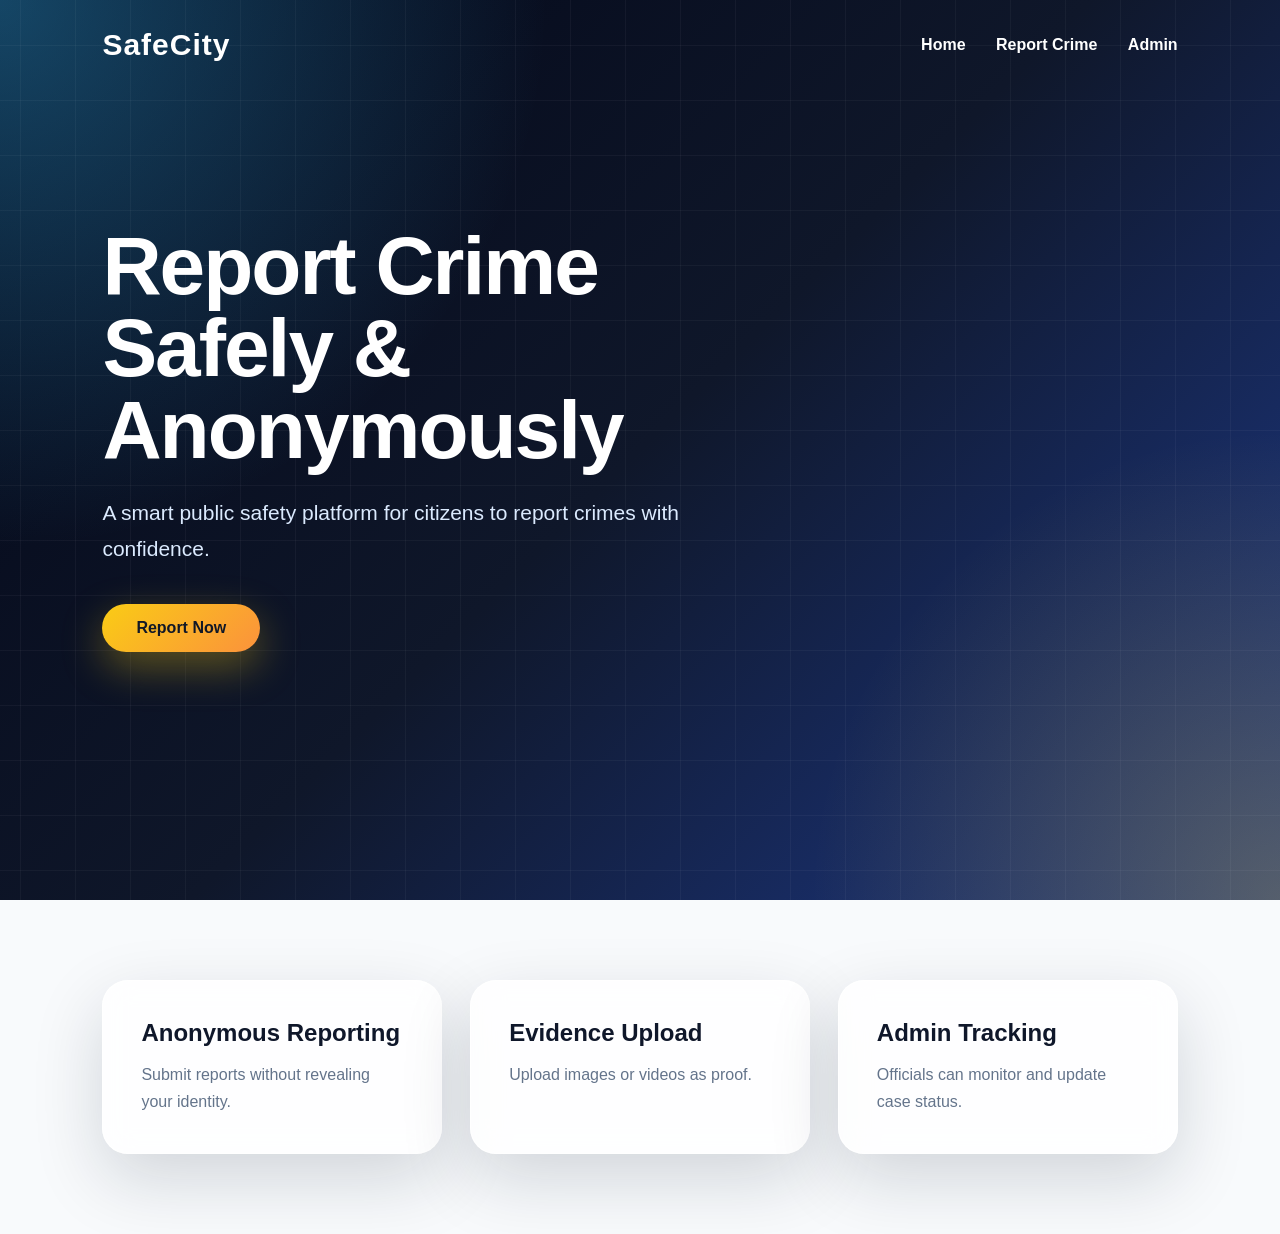
<file: templates/index.html>
<!DOCTYPE html>
<html lang="en">
<head>
  <meta charset="UTF-8">
  <title>SafeCity Crime Reporter</title>
  <link rel="stylesheet" href="/static/style.css">
</head>
<body>

<header class="hero">
  <nav>
    <h2>SafeCity</h2>
    <div>
      <a href="/">Home</a>
      <a href="/report">Report Crime</a>
      <a href="/admin-login">Admin</a>
    </div>
  </nav>

  <div class="hero-content">
    <h1>Report Crime Safely & Anonymously</h1>
    <p>A smart public safety platform for citizens to report crimes with confidence.</p>
    <a href="/report" class="btn">Report Now</a>
  </div>
</header>

<section class="features">
  <div class="card">
    <h3>Anonymous Reporting</h3>
    <p>Submit reports without revealing your identity.</p>
  </div>

  <div class="card">
    <h3>Evidence Upload</h3>
    <p>Upload images or videos as proof.</p>
  </div>

  <div class="card">
    <h3>Admin Tracking</h3>
    <p>Officials can monitor and update case status.</p>
  </div>
</section>

</body>
</html>
</file>
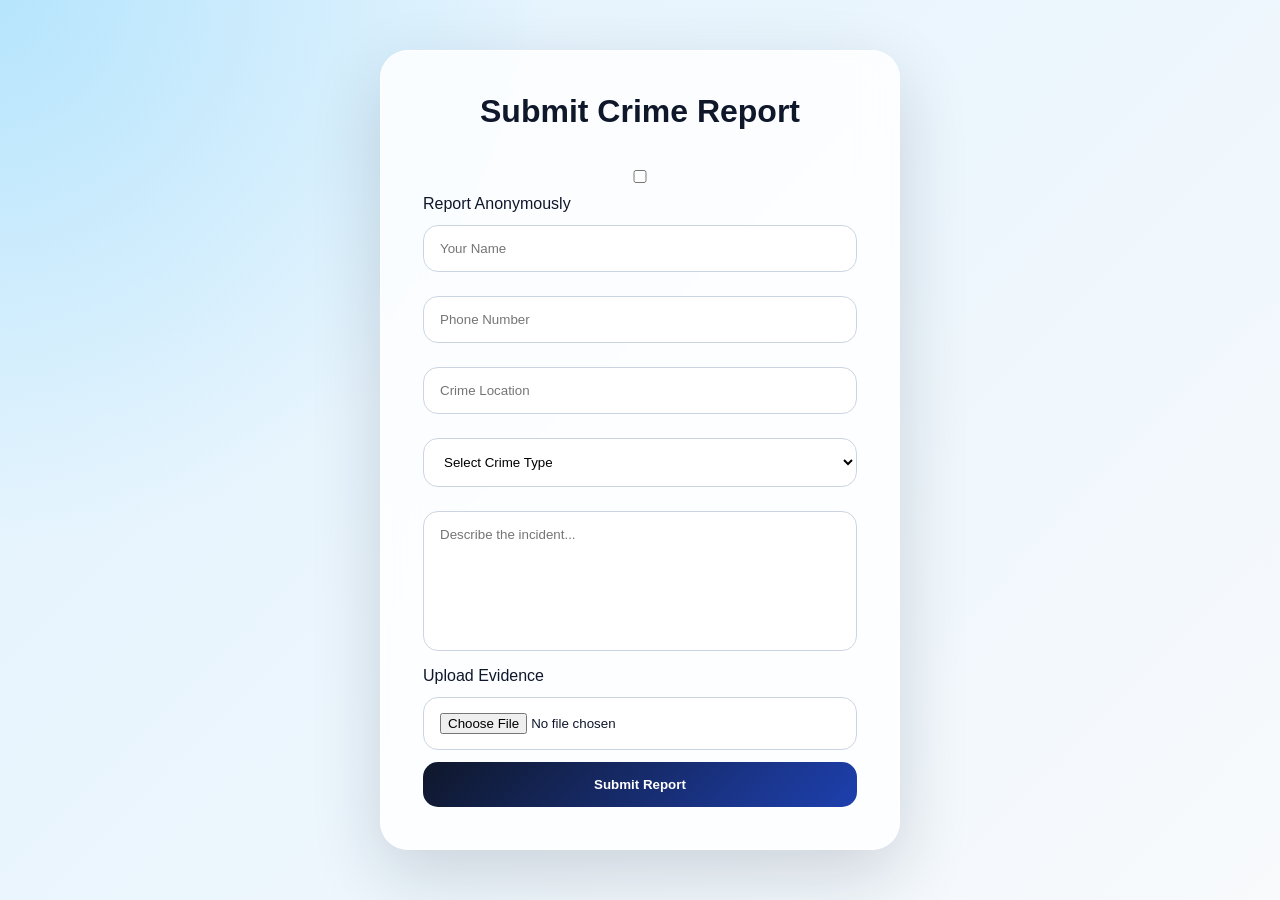
<file: templates/report.html>
<!DOCTYPE html>
<html lang="en">
<head>
  <meta charset="UTF-8">
  <title>Report Crime</title>
  <link rel="stylesheet" href="/static/style.css">
</head>
<body>

<div class="form-page">
  <div class="form-box">
    <h2>Submit Crime Report</h2>

    <form method="POST" enctype="multipart/form-data">

      <label>
        <input type="checkbox" name="anonymous" id="anonymousCheck">
        Report Anonymously
      </label>

      <div id="personalDetails">
        <input type="text" name="name" placeholder="Your Name">
        <input type="text" name="phone" placeholder="Phone Number">
      </div>

      <input type="text" name="location" placeholder="Crime Location" required>

      <select name="crime_type" required>
        <option value="">Select Crime Type</option>
        <option>Theft</option>
        <option>Harassment</option>
        <option>Cyber Crime</option>
        <option>Violence</option>
        <option>Drug Activity</option>
        <option>Suspicious Activity</option>
        <option>Other</option>
      </select>

      <textarea name="description" placeholder="Describe the incident..." required></textarea>

      <label>Upload Evidence</label>
      <input type="file" name="evidence">

      <button type="submit">Submit Report</button>
    </form>
  </div>
</div>

<script src="/static/script.js"></script>
</body>
</html>
</file>
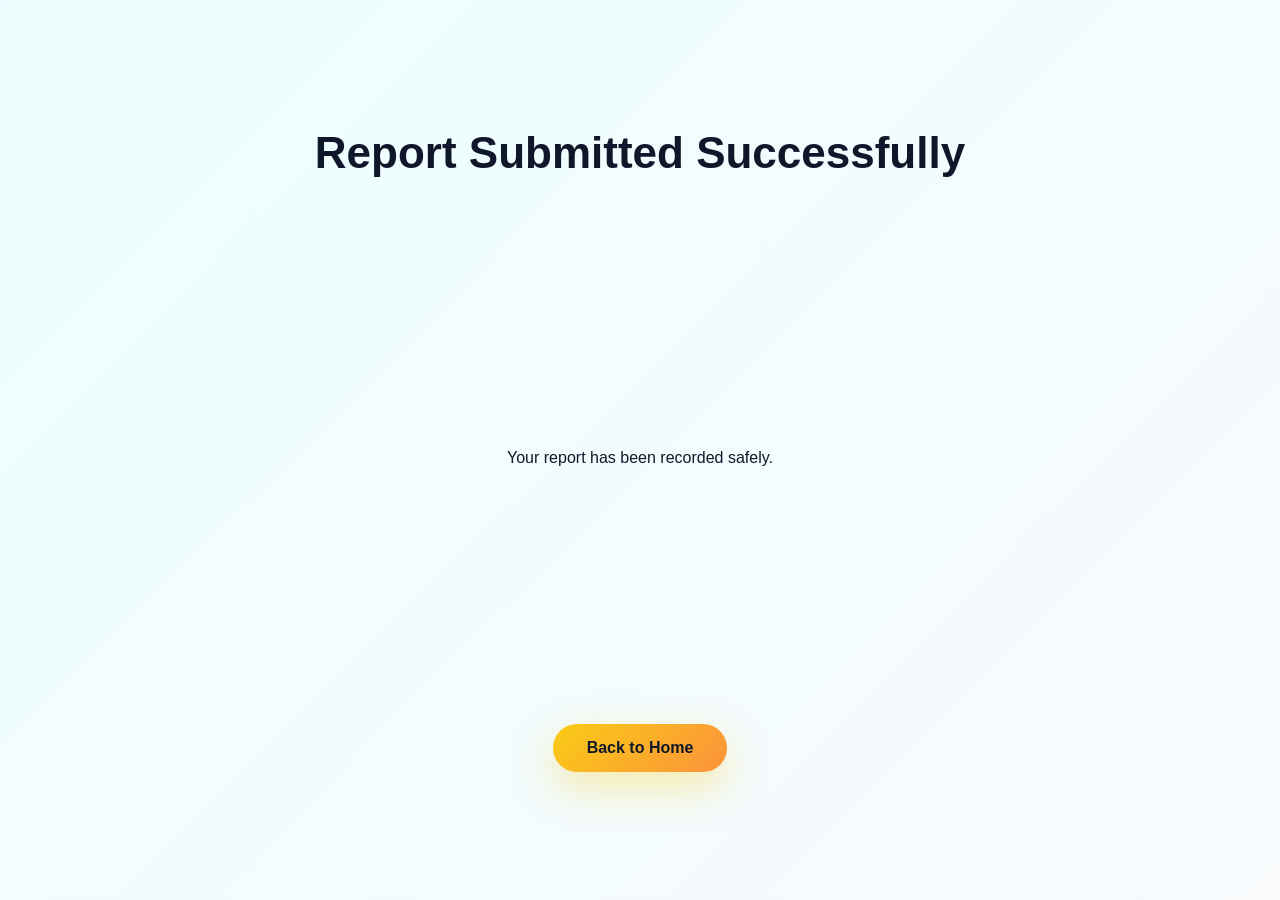
<file: templates/success.html>
<!DOCTYPE html>
<html lang="en">
<head>
  <meta charset="UTF-8">
  <title>Report Submitted</title>
  <link rel="stylesheet" href="/static/style.css">
</head>
<body>

<div class="success-box">
  <h1>Report Submitted Successfully</h1>
  <p>Your report has been recorded safely.</p>
  <a href="/" class="btn">Back to Home</a>
</div>

</body>
</html>
</file>
<file: static/style.css>
* {
  margin: 0;
  padding: 0;
  box-sizing: border-box;
  font-family: "Inter", "Segoe UI", sans-serif;
}

:root {
  --primary: #0f172a;
  --secondary: #1e293b;
  --accent: #38bdf8;
  --gold: #facc15;
  --white: #ffffff;
  --muted: #64748b;
  --bg: #f8fafc;
  --card: rgba(255, 255, 255, 0.82);
  --shadow: 0 25px 70px rgba(15, 23, 42, 0.16);
}

body {
  background: var(--bg);
  color: var(--primary);
  overflow-x: hidden;
}

/* HERO */
.hero {
  min-height: 100vh;
  color: white;
  position: relative;
  background:
    radial-gradient(circle at top left, rgba(56,189,248,0.35), transparent 35%),
    radial-gradient(circle at bottom right, rgba(250,204,21,0.25), transparent 30%),
    linear-gradient(135deg, #020617, #0f172a, #1e3a8a);
  overflow: hidden;
}

.hero::before {
  content: "";
  position: absolute;
  inset: -50%;
  background-image:
    linear-gradient(rgba(255,255,255,0.04) 1px, transparent 1px),
    linear-gradient(90deg, rgba(255,255,255,0.04) 1px, transparent 1px);
  background-size: 55px 55px;
  animation: gridMove 18s linear infinite;
}

@keyframes gridMove {
  from { transform: translate(0, 0); }
  to { transform: translate(55px, 55px); }
}

nav {
  position: relative;
  z-index: 5;
  display: flex;
  justify-content: space-between;
  align-items: center;
  padding: 28px 8%;
}

nav h2 {
  font-size: 30px;
  letter-spacing: 1px;
}

nav h2 span {
  color: var(--accent);
}

nav a {
  color: white;
  text-decoration: none;
  margin-left: 26px;
  font-weight: 600;
  position: relative;
}

nav a::after {
  content: "";
  position: absolute;
  left: 0;
  bottom: -7px;
  width: 0;
  height: 2px;
  background: var(--accent);
  transition: 0.35s;
}

nav a:hover::after {
  width: 100%;
}

.hero-content {
  position: relative;
  z-index: 5;
  padding: 135px 8%;
  max-width: 850px;
  animation: fadeUp 1s ease;
}

.badge {
  display: inline-block;
  padding: 10px 18px;
  border-radius: 50px;
  background: rgba(255,255,255,0.12);
  backdrop-filter: blur(12px);
  margin-bottom: 24px;
  color: #bae6fd;
  border: 1px solid rgba(255,255,255,0.2);
}

.hero-content h1 {
  font-size: clamp(42px, 7vw, 82px);
  line-height: 1;
  margin-bottom: 24px;
  letter-spacing: -2px;
}

.hero-content p {
  font-size: 21px;
  line-height: 1.7;
  color: #dbeafe;
  margin-bottom: 38px;
}

.btn {
  display: inline-block;
  background: linear-gradient(135deg, var(--gold), #fb923c);
  color: #111827;
  padding: 15px 34px;
  border-radius: 999px;
  text-decoration: none;
  font-weight: 800;
  box-shadow: 0 15px 40px rgba(250,204,21,0.35);
  transition: 0.35s;
}

.btn:hover {
  transform: translateY(-5px) scale(1.03);
}

/* FEATURES */
.features {
  display: grid;
  grid-template-columns: repeat(3, 1fr);
  gap: 28px;
  padding: 80px 8%;
}

.card {
  background: var(--card);
  backdrop-filter: blur(15px);
  padding: 38px;
  border-radius: 26px;
  box-shadow: var(--shadow);
  border: 1px solid rgba(255,255,255,0.7);
  transition: 0.4s ease;
  animation: reveal 0.9s ease both;
}

.card:hover {
  transform: translateY(-14px);
}

.card h3 {
  font-size: 24px;
  margin-bottom: 14px;
  color: #0f172a;
}

.card p {
  color: var(--muted);
  line-height: 1.7;
}

/* FORM */
.form-page {
  min-height: 100vh;
  display: grid;
  place-items: center;
  padding: 30px;
  background:
    radial-gradient(circle at top left, rgba(56,189,248,0.25), transparent 35%),
    linear-gradient(135deg, #e0f2fe, #f8fafc);
}

.form-box {
  background: rgba(255,255,255,0.82);
  backdrop-filter: blur(18px);
  padding: 42px;
  border-radius: 28px;
  width: min(520px, 94vw);
  box-shadow: var(--shadow);
  border: 1px solid rgba(255,255,255,0.9);
  animation: fadeUp 0.8s ease;
}

.form-box h2 {
  text-align: center;
  margin-bottom: 28px;
  font-size: 32px;
  color: var(--primary);
}

input, select, textarea {
  width: 100%;
  padding: 15px 16px;
  margin: 12px 0;
  border: 1px solid #cbd5e1;
  border-radius: 15px;
  outline: none;
  background: white;
  transition: 0.3s;
}

input:focus, select:focus, textarea:focus {
  border-color: var(--accent);
  box-shadow: 0 0 0 4px rgba(56,189,248,0.18);
  transform: translateY(-2px);
}

textarea {
  height: 140px;
  resize: none;
}

button {
  width: 100%;
  padding: 15px;
  background: linear-gradient(135deg, #0f172a, #1e40af);
  color: white;
  border: none;
  border-radius: 15px;
  font-weight: 800;
  cursor: pointer;
  transition: 0.35s;
}

button:hover {
  transform: translateY(-3px);
  box-shadow: 0 16px 35px rgba(30,64,175,0.25);
}

/* SUCCESS */
.success-box {
  min-height: 100vh;
  display: grid;
  place-items: center;
  text-align: center;
  background: linear-gradient(135deg, #ecfeff, #f8fafc);
}

.success-box h1 {
  font-size: 44px;
  margin-bottom: 15px;
}

/* ADMIN */
.admin-nav {
  background: linear-gradient(135deg, #020617, #0f172a);
  color: white;
}

.admin-nav a {
  color: white;
}

.dashboard {
  padding: 42px;
}

.dashboard h1 {
  margin-bottom: 28px;
  font-size: 36px;
}

table {
  width: 100%;
  border-collapse: collapse;
  background: white;
  border-radius: 24px;
  overflow: hidden;
  box-shadow: var(--shadow);
  animation: fadeUp 0.8s ease;
}

th, td {
  padding: 16px;
  border-bottom: 1px solid #e2e8f0;
  text-align: left;
  font-size: 14px;
}

th {
  background: #0f172a;
  color: white;
}

tr {
  transition: 0.25s;
}

tr:hover {
  background: #f1f5f9;
}

.status {
  background: linear-gradient(135deg, #facc15, #fb923c);
  padding: 7px 14px;
  border-radius: 999px;
  font-weight: 800;
  display: inline-block;
}

.error {
  background: #fee2e2;
  color: #dc2626;
  padding: 12px;
  border-radius: 12px;
  margin-bottom: 15px;
}

/* ANIMATIONS */
@keyframes fadeUp {
  from {
    opacity: 0;
    transform: translateY(35px);
  }
  to {
    opacity: 1;
    transform: translateY(0);
  }
}

.reveal {
  opacity: 0;
  transform: translateY(40px);
  transition: 0.8s ease;
}

.reveal.active {
  opacity: 1;
  transform: translateY(0);
}

@keyframes reveal {
  from {
    opacity: 0;
    transform: translateY(35px);
  }
  to {
    opacity: 1;
    transform: translateY(0);
  }
}

@media (max-width: 900px) {
  .features {
    grid-template-columns: 1fr;
  }

  nav {
    flex-direction: column;
    gap: 18px;
  }

  nav a {
    margin: 0 10px;
  }

  .dashboard {
    padding: 20px;
    overflow-x: auto;
  }

  table {
    min-width: 900px;
  }
}
</file>
